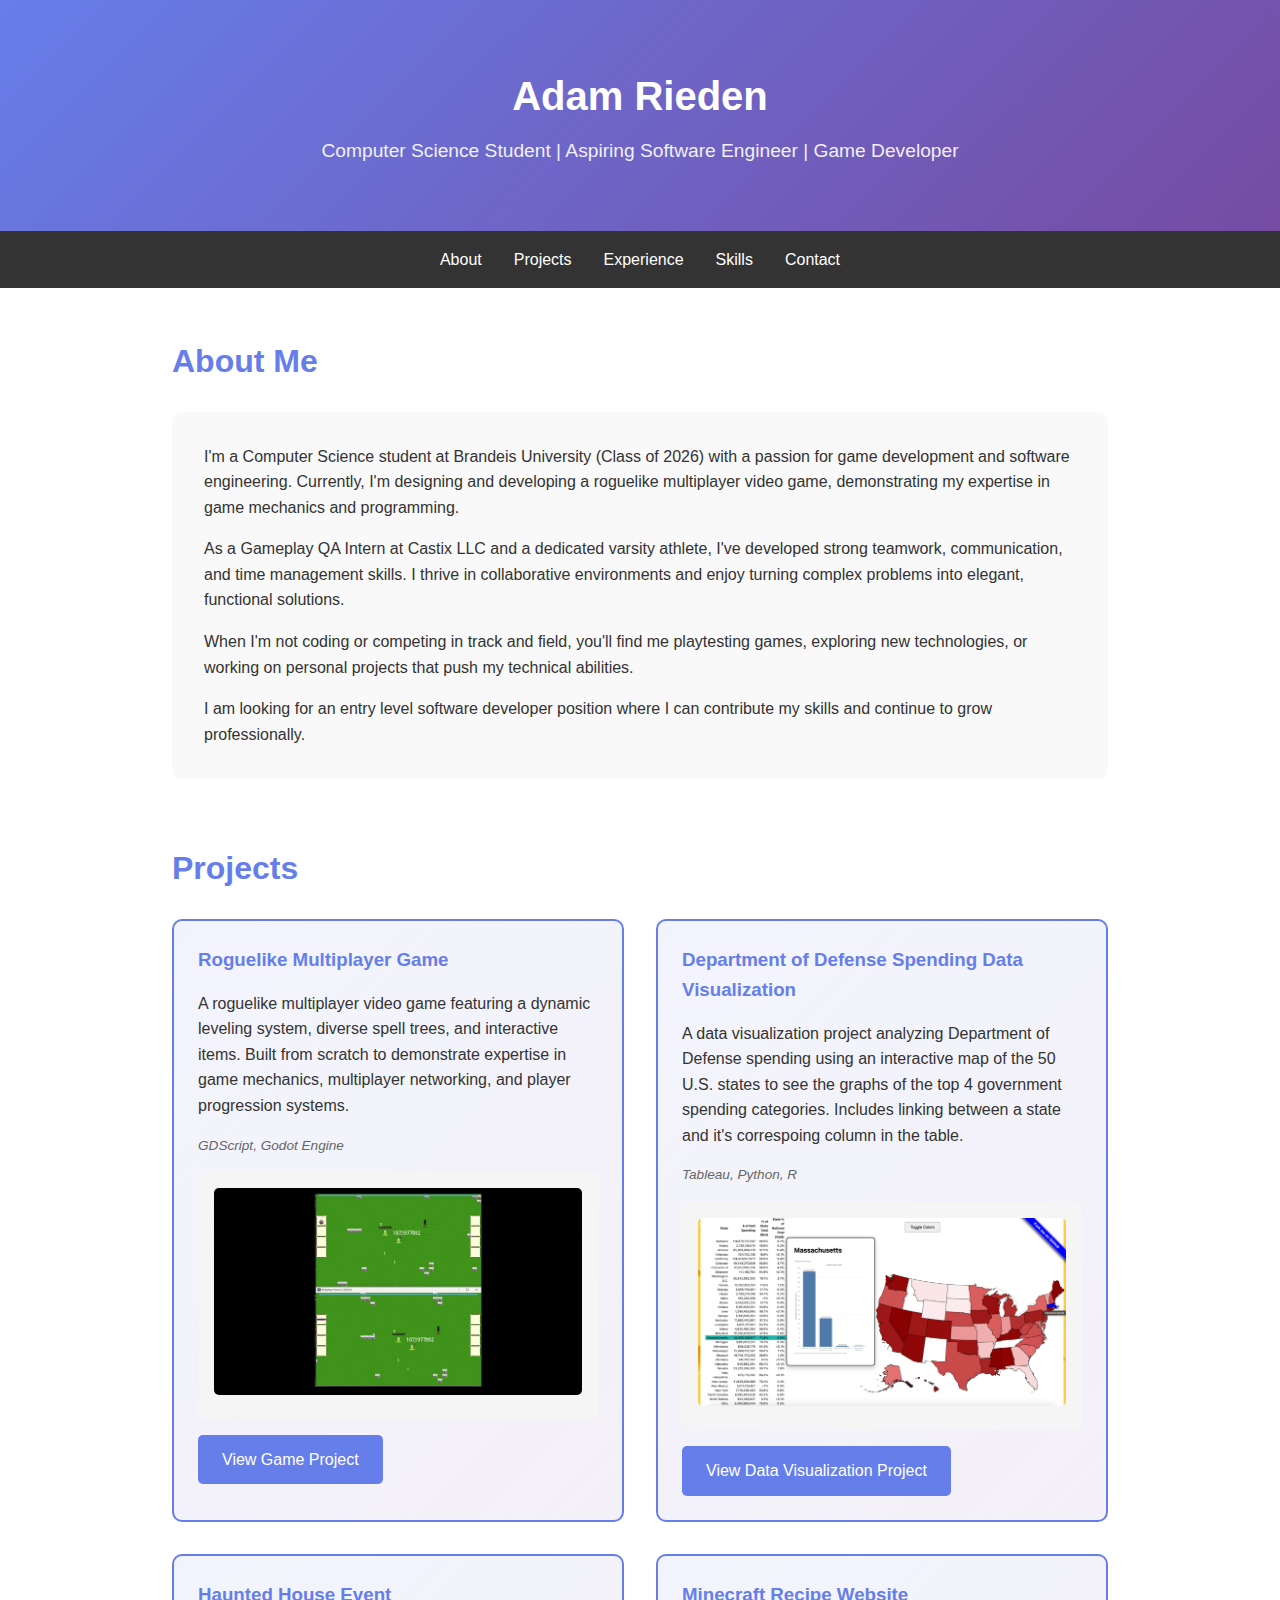
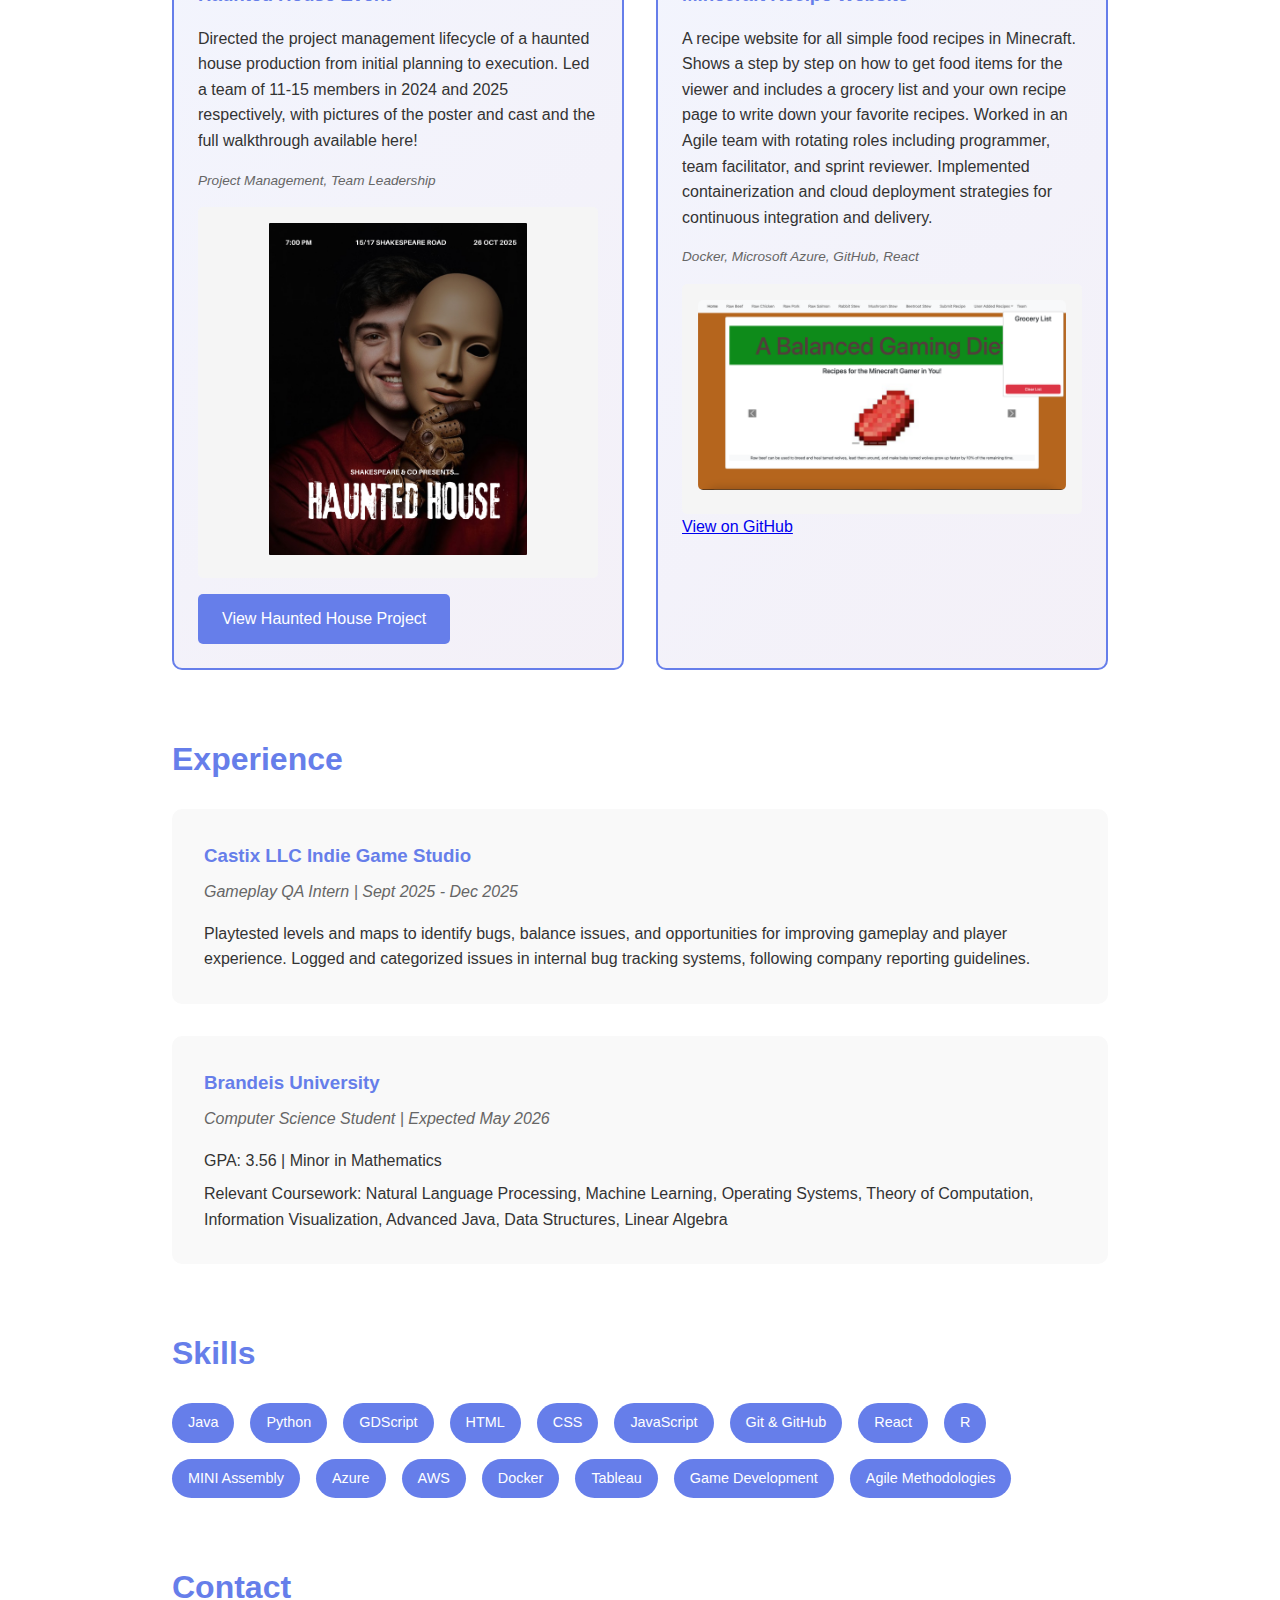
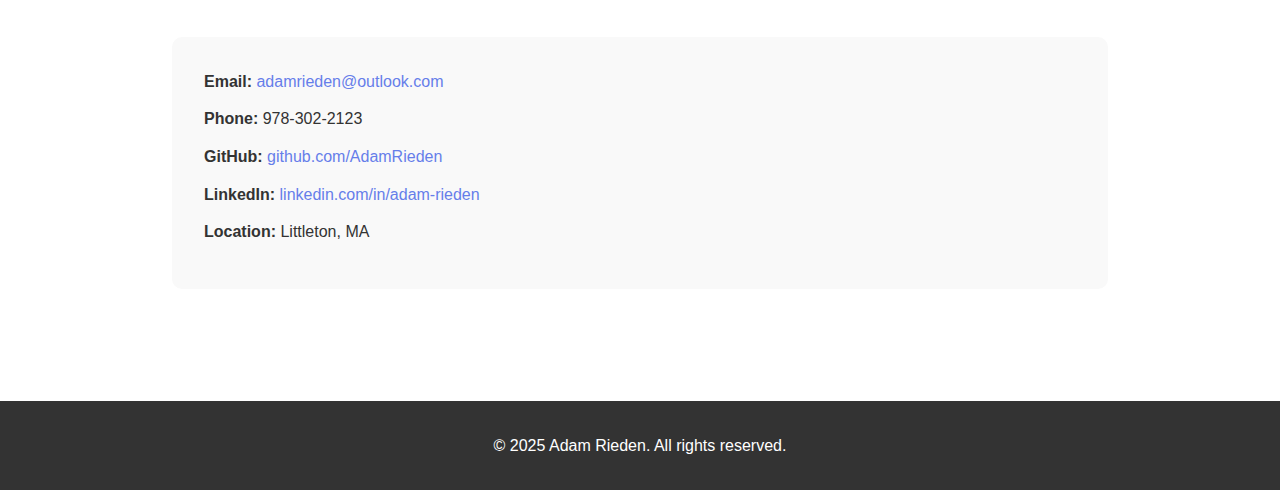
<file: index.html>
<!DOCTYPE html>
<html lang="en">
<head>
    <meta charset="UTF-8">
    <meta name="viewport" content="width=device-width, initial-scale=1.0">
    <title>Adam Rieden - Portfolio</title>
    <link rel="stylesheet" href="css/index.css"/>
</head>
<body>
    <header>
        <h1>Adam Rieden</h1>
        <p>Computer Science Student | Aspiring Software Engineer | Game Developer</p>
    </header>
    
    <nav>
        <ul>
            <li><a href="#about">About</a></li>
            <li><a href="#projects">Projects</a></li>
            <li><a href="#experience">Experience</a></li>
            <li><a href="#skills">Skills</a></li>
            <li><a href="#contact">Contact</a></li>
        </ul>
    </nav>
    
    <div class="container">
        <section id="about">
            <h2>About Me</h2>
            <div class="about-content">
                <p>I'm a Computer Science student at Brandeis University (Class of 2026) with a passion for game development and software engineering. Currently, I'm designing and developing a roguelike multiplayer video game, demonstrating my expertise in game mechanics and programming.</p>
                <p style="margin-top: 1rem;">As a Gameplay QA Intern at Castix LLC and a dedicated varsity athlete, I've developed strong teamwork, communication, and time management skills. I thrive in collaborative environments and enjoy turning complex problems into elegant, functional solutions.</p>
                <p style="margin-top: 1rem;">When I'm not coding or competing in track and field, you'll find me playtesting games, exploring new technologies, or working on personal projects that push my technical abilities.</p>
                <p style="margin-top: 1rem;">I am looking for an entry level software developer position where I can contribute my skills and continue to grow professionally.</p>
            </div>
        </section>
        
        <section id="projects">
            <h2>Projects</h2>
            <div class="projects">
                <div class="project-card featured-project">
                    <h3>Roguelike Multiplayer Game</h3>
                    <p>A roguelike multiplayer video game featuring a dynamic leveling system, diverse spell trees, and interactive items. Built from scratch to demonstrate expertise in game mechanics, multiplayer networking, and player progression systems.</p>
                    <div class="tech-stack">GDScript, Godot Engine</div>
                    <div class="media">
                        <img src="gif/Game.gif" alt="Roguelike Game" style="width:100%; border-radius:5px;">
                    </div>
                        <a class="project-btn" href="roguelike-game.html">View Game Project</a>
                </div>
                
                <div class="project-card featured-project">
                    <h3>Department of Defense Spending Data Visualization</h3>
                    <p>A data visualization project analyzing Department of Defense spending using an interactive map of the 50 U.S. states to see the graphs of the top 4 government spending categories. Includes linking between a state and it's correspoing column in the table.</p>
                    <div class="tech-stack">Tableau, Python, R</div>
                    <div class="media">
                        <img src="images/datavis/ExampleVis.png" alt="Data Visualization" style="width:100%; border-radius:5px;">
                    </div>
                    <a class="project-btn" href="data-visualization.html">View Data Visualization Project</a>

                </div>

                <div class="project-card featured-project">
                    <h3>Haunted House Event</h3>
                    <p>Directed the project management lifecycle of a haunted house production from initial planning to execution. Led a team of 11-15 members in 2024 and 2025 respectively, with pictures of the poster and cast and the full walkthrough available here!</p>
                    <div class="tech-stack">Project Management, Team Leadership</div>
                    <div class="media">
                        <img src="images/HauntedHouse/2025HauntedPoster.jpg" alt="Haunted House Poster" style="width:70%; border-radius: 1px;">
                    </div>
                        <a class="project-btn" href="haunted-house.html">View Haunted House Project</a>
                </div>
                
                <div class="project-card featured-project">
                    <h3>Minecraft Recipe Website</h3>
                    <p>A recipe website for all simple food recipes in Minecraft. Shows a step by step on how to get food items for the viewer and includes a grocery list and your own recipe page to write down your favorite recipes. Worked in an Agile team with rotating roles including programmer, team facilitator, and sprint reviewer. Implemented containerization and cloud deployment strategies for continuous integration and delivery.</p>
                    <div class="tech-stack">Docker, Microsoft Azure, GitHub, React</div>
                    <div class="media">
                        <img src="images/MinecraftRecipeHome.png" alt="Minecraft Recipe Website" style="width:100%; border-radius:5px;">
                    </div>
                    <div class="project-links">
                        <a href="https://github.com/AdamRieden/cosi-103a" class="github-btn" target="_blank">View on GitHub</a>
                    </div>
                </div>
            </div>
        </section>
        
        <section id="experience">
            <h2>Experience</h2>
            
            <div class="experience-section">
                <h3>Castix LLC Indie Game Studio</h3>
                <p class="role">Gameplay QA Intern | Sept 2025 - Dec 2025</p>
                <p>Playtested levels and maps to identify bugs, balance issues, and opportunities for improving gameplay and player experience. Logged and categorized issues in internal bug tracking systems, following company reporting guidelines.</p>
            </div>
            
            <div class="experience-section">
                <h3>Brandeis University</h3>
                <p class="role">Computer Science Student | Expected May 2026</p>
                <p>GPA: 3.56 | Minor in Mathematics</p>
                <p style="margin-top: 0.5rem;">Relevant Coursework: Natural Language Processing, Machine Learning, Operating Systems, Theory of Computation, Information Visualization, Advanced Java, Data Structures, Linear Algebra</p>
            </div>
        </section>
        
        <section id="skills">
            <h2>Skills</h2>
            <div class="skills">
                <span class="skill-tag">Java</span>
                <span class="skill-tag">Python</span>
                <span class="skill-tag">GDScript</span>
                <span class="skill-tag">HTML</span>
                <span class="skill-tag">CSS</span>
                <span class="skill-tag">JavaScript</span>
                <span class="skill-tag">Git & GitHub</span>
                <span class="skill-tag">React</span>
                <span class="skill-tag">R</span>
                <span class="skill-tag">MINI Assembly</span>
                <span class="skill-tag">Azure</span>
                <span class="skill-tag">AWS</span>
                <span class="skill-tag">Docker</span>
                <span class="skill-tag">Tableau</span>
                <span class="skill-tag">Game Development</span>
                <span class="skill-tag">Agile Methodologies</span>
            </div>
        </section>
        
        <section id="contact">
            <h2>Contact</h2>
            <div class="contact-info">
                <p><strong>Email:</strong> <a href="mailto:adamrieden@outlook.com">adamrieden@outlook.com</a></p>
                <p><strong>Phone:</strong> 978-302-2123</p>
                <p><strong>GitHub:</strong> <a href="https://github.com/AdamRieden" target="_blank">github.com/AdamRieden</a></p>
                <p><strong>LinkedIn:</strong> <a href="https://www.linkedin.com/in/adam-rieden" target="_blank">linkedin.com/in/adam-rieden</a></p>
                <p><strong>Location:</strong> Littleton, MA</p>
            </div>
        </section>
    </div>
    
    <footer>
        <p>&copy; 2025 Adam Rieden. All rights reserved.</p>
    </footer>
</body>
</html>
</file>
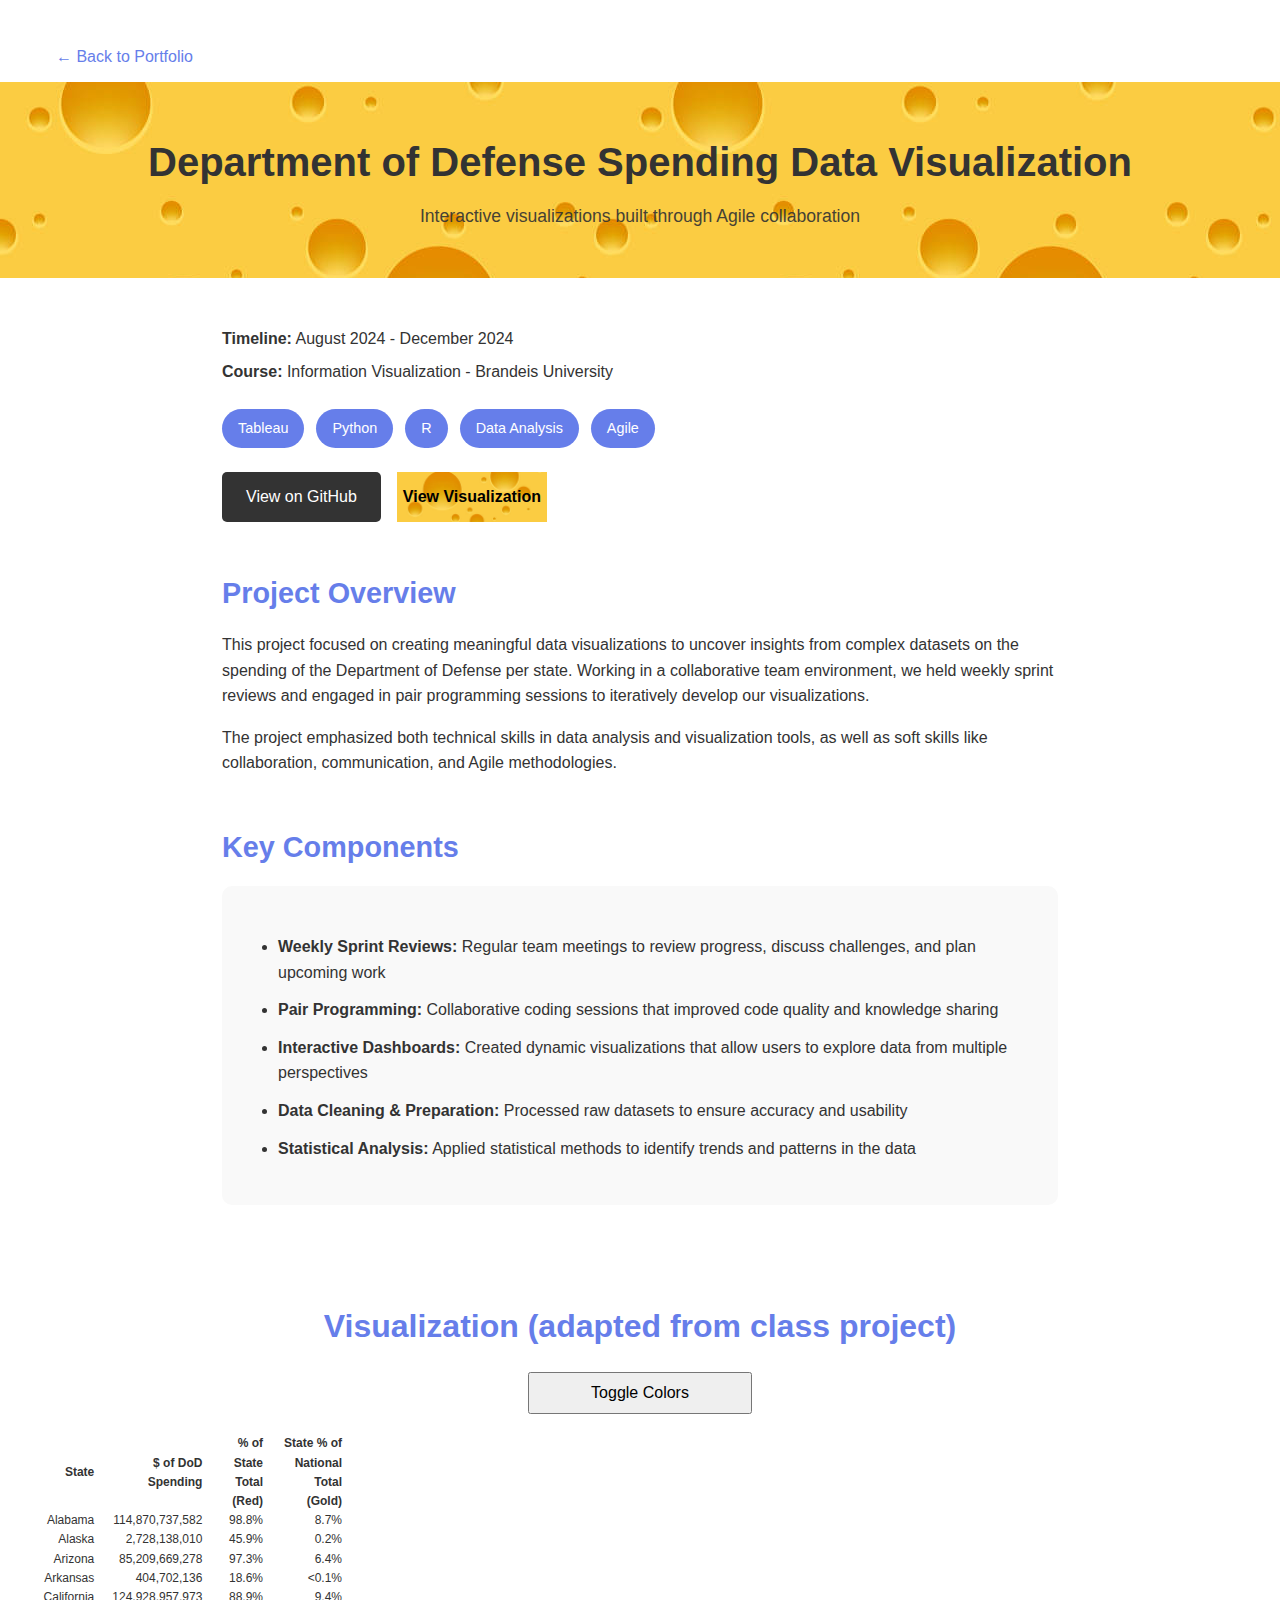
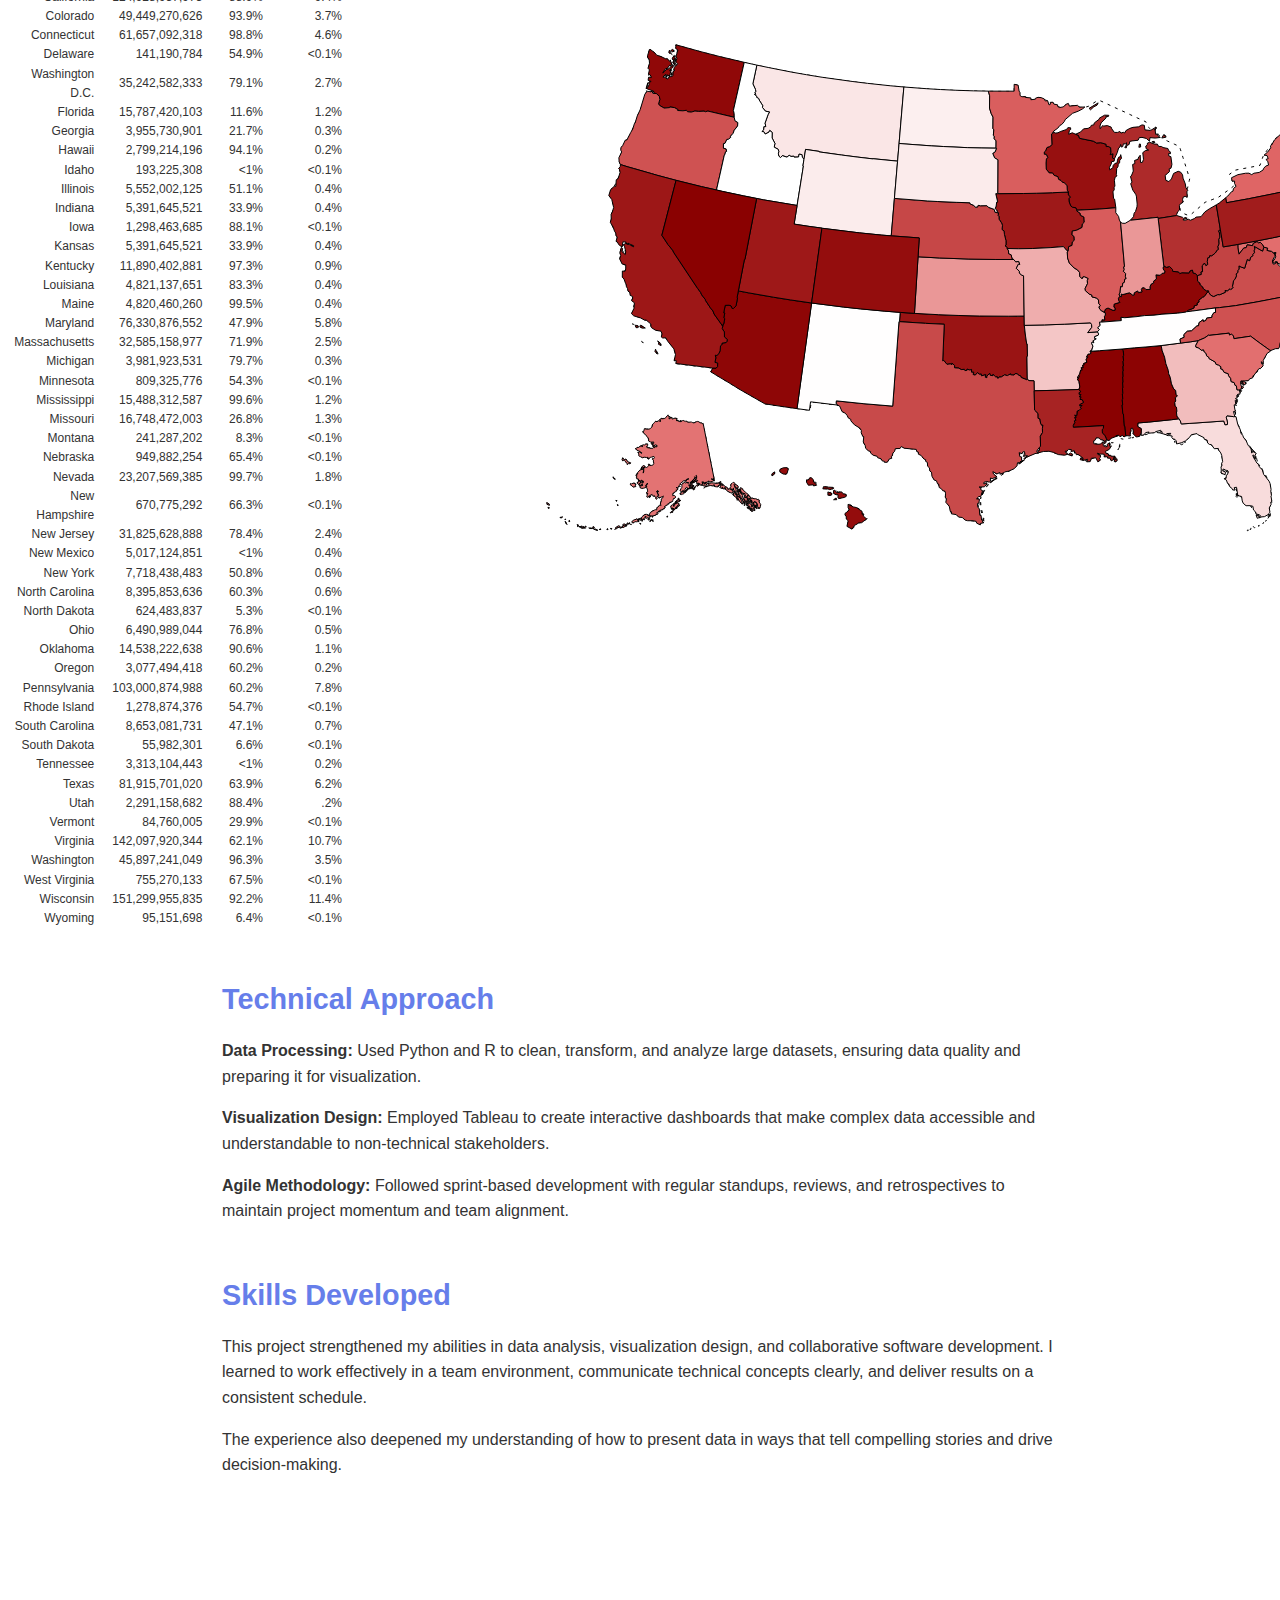
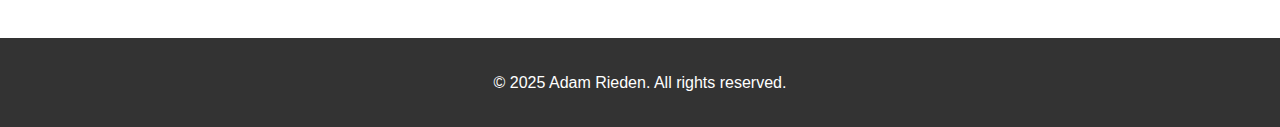
<file: data-visualization.html>
<!DOCTYPE html>
<html lang="en">
<head>
    <meta charset="UTF-8">
    <meta name="viewport" content="width=device-width, initial-scale=1.0">
    <title>Department of Defense Spending Data Visualization - Adam Rieden</title>
    <link rel="stylesheet" href="css/DataVisStyle.css" />

</head>
<body>
    <a href="index.html" class="back-btn">← Back to Portfolio</a>
    
    <header>
        <h1>Department of Defense Spending Data Visualization</h1>
        <p>Interactive visualizations built through Agile collaboration</p>
    </header>
    
    <div class="container">
        <div class="project-header">
            <p><strong>Timeline:</strong> August 2024 - December 2024</p>
            <p style="margin-top: 0.5rem;"><strong>Course:</strong> Information Visualization - Brandeis University</p>
            
            <div class="tech-stack">
                <span class="tech-tag">Tableau</span>
                <span class="tech-tag">Python</span>
                <span class="tech-tag">R</span>
                <span class="tech-tag">Data Analysis</span>
                <span class="tech-tag">Agile</span>
            </div>
            
            <div class="project-links">
                <a href="https://github.com/COSI116A-Brandeis-InfoVis-Fall23/cosi-116a-f24-final-project-repository-Cooper-13/tree/main" class="github-btn" target="_blank">
                    View on GitHub
                </a>
                <a href="https://cosi116a-brandeis-infovis-fall23.github.io/cosi-116a-f24-final-project-repository-Cooper-13/" class="cheese-button" target="_blank">
                    <img src="images/cheese.jpg" alt="View Visualization">
                    <span>View Visualization</span>
                </a>
            </div>
        </div>
        
        <div class="section">
            <h2>Project Overview</h2>
            <p>This project focused on creating meaningful data visualizations to uncover insights from complex datasets on the spending of the Department of Defense per state. Working in a collaborative team environment, we held weekly sprint reviews and engaged in pair programming sessions to iteratively develop our visualizations.</p>
            <p style="margin-top: 1rem;">The project emphasized both technical skills in data analysis and visualization tools, as well as soft skills like collaboration, communication, and Agile methodologies.</p>
        </div>
        
        <div class="section">
            <h2>Key Components</h2>
            <div class="features-list">
                <ul>
                    <li><strong>Weekly Sprint Reviews:</strong> Regular team meetings to review progress, discuss challenges, and plan upcoming work</li>
                    <li><strong>Pair Programming:</strong> Collaborative coding sessions that improved code quality and knowledge sharing</li>
                    <li><strong>Interactive Dashboards:</strong> Created dynamic visualizations that allow users to explore data from multiple perspectives</li>
                    <li><strong>Data Cleaning & Preparation:</strong> Processed raw datasets to ensure accuracy and usability</li>
                    <li><strong>Statistical Analysis:</strong> Applied statistical methods to identify trends and patterns in the data</li>
                </ul>
            </div>
        </div>
    </div>
       

    <div style="text-align: center; color: #667eea;">
      <h1>Visualization (adapted from class project) </h1> 
    </div>
    <!-- Button to toggle colors -->
    <div style="text-align: center; margin: 20px;">
      <button id="toggleColors" style="padding: 10px 20px; font-size: 16px; width: 224px; margin-left: auto;">Toggle Colors</button>
    </div>

    <div class="row">
      <div class="column left" style="background-color: #fff;">    
        <div class="vis-holder">
          <div class="table-holder" id="table"></div>
        </div>
      </div>
        <div class="vis-holder">
          <div id="popup"></div>
        </div>
      <div class="column right" style="background-color: #fff; margin-left: 5px;">      
        <div class="map-holder" id="map">
          <svg id="vis-svg" preserveAspectRatio="xMidYMid meet" class="marks" viewBox="0 0 1500 500"></svg>
            <g id="boundary"></g>
            <g id="states"></g>
          </div>
      </div>
    </div>

    <div class="container">
        <div class="section">
            <h2>Technical Approach</h2>
            <p><strong>Data Processing:</strong> Used Python and R to clean, transform, and analyze large datasets, ensuring data quality and preparing it for visualization.</p>
            <p style="margin-top: 1rem;"><strong>Visualization Design:</strong> Employed Tableau to create interactive dashboards that make complex data accessible and understandable to non-technical stakeholders.</p>
            <p style="margin-top: 1rem;"><strong>Agile Methodology:</strong> Followed sprint-based development with regular standups, reviews, and retrospectives to maintain project momentum and team alignment.</p>
        </div>
        
        <div class="section">
            <h2>Skills Developed</h2>
            <p>This project strengthened my abilities in data analysis, visualization design, and collaborative software development. I learned to work effectively in a team environment, communicate technical concepts clearly, and deliver results on a consistent schedule.</p>
            <p style="margin-top: 1rem;">The experience also deepened my understanding of how to present data in ways that tell compelling stories and drive decision-making.</p>
        </div>
    </div>
</div>
           <!-- Visualization JS -->
    <script src="lib/d3.v4/d3.v4.js"></script>
    <script src="js/visualization.js"></script>
    <script src="js/dod_table.js"></script>
    <script src="js/colors.js"></script>
    <script src="js/render_map.js"></script>
    <script src="lib/colorbrewer.js"></script>

        <!-- D3 + required libs -->
    <script src="https://d3js.org/d3.v4.min.js"></script>
    <script src="js/topoScript.js"></script>

    
    <footer>
        <p>&copy; 2025 Adam Rieden. All rights reserved.</p>
    </footer>


</body>
</html>
</file>
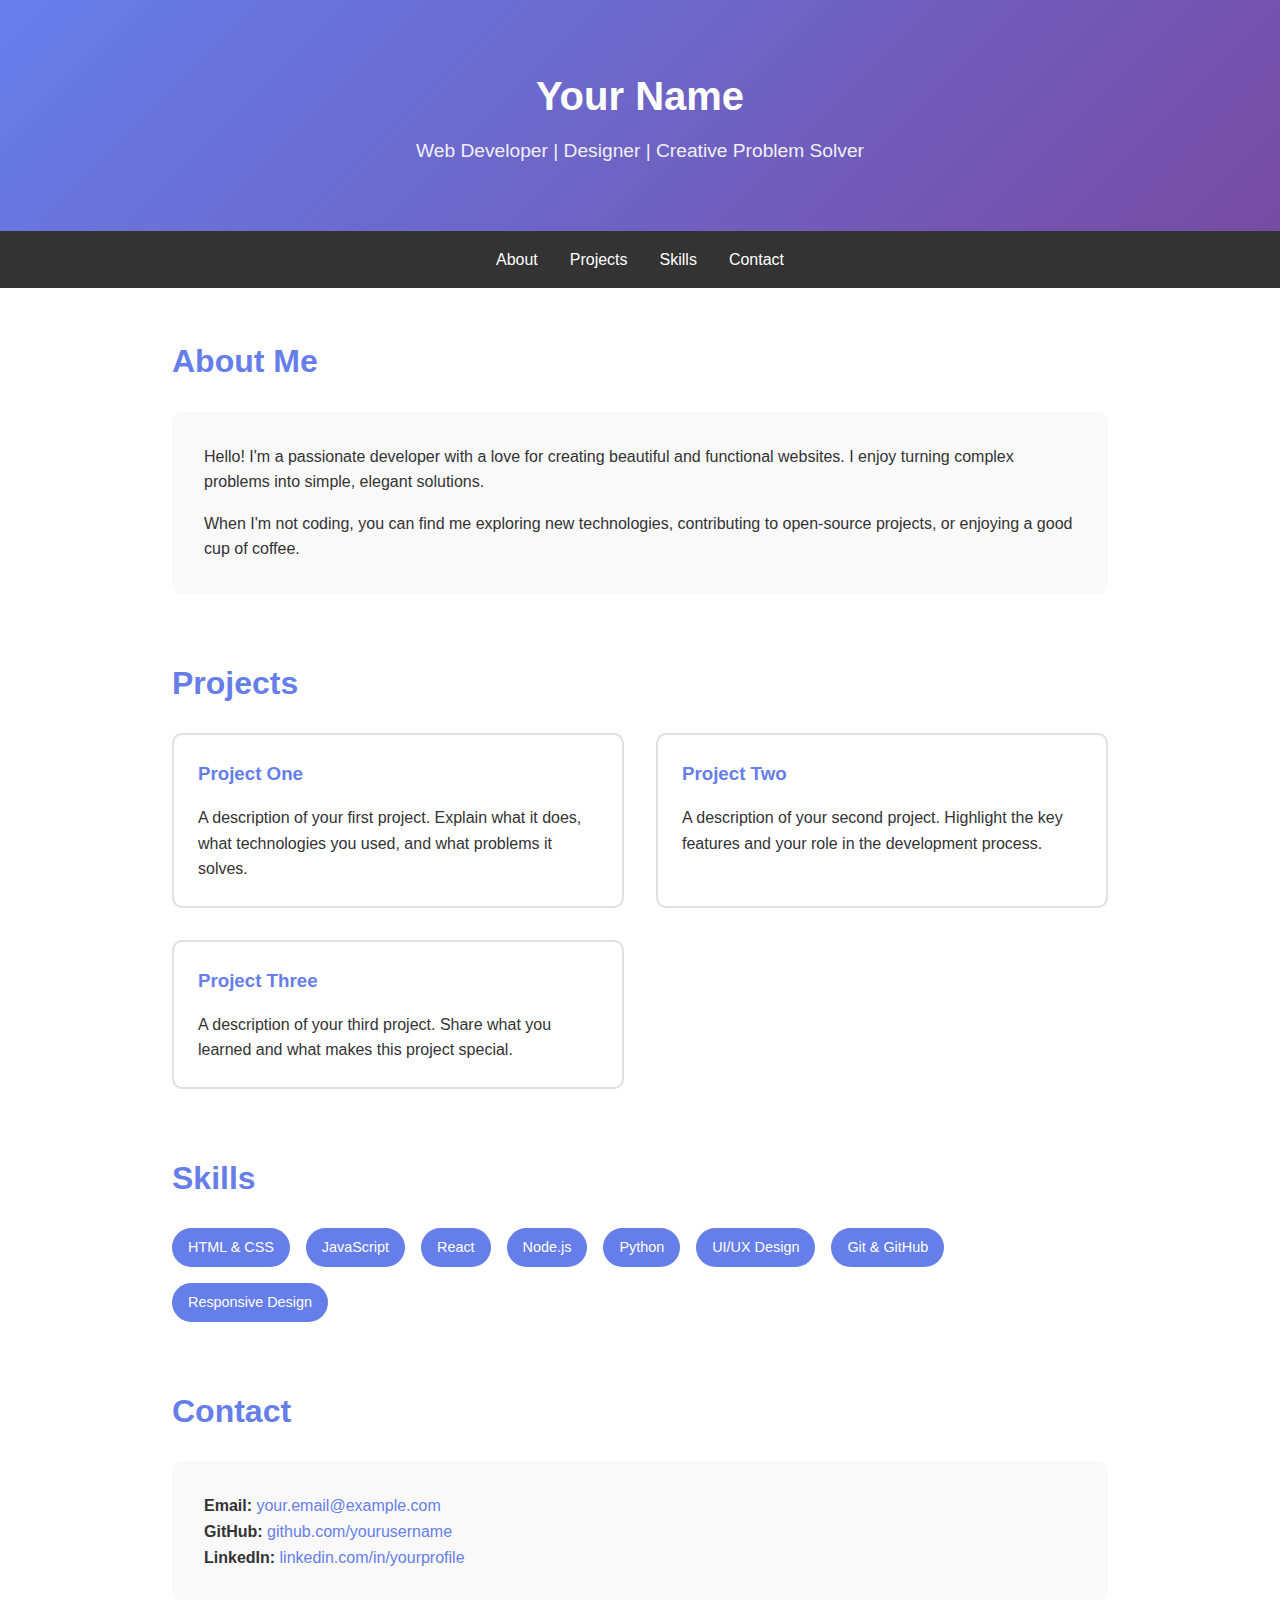
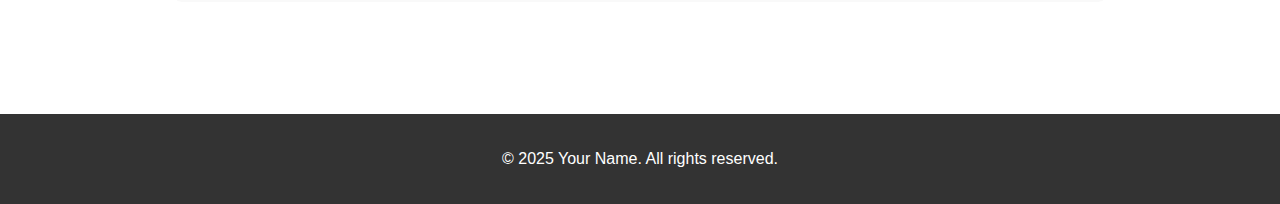
<file: portfolio_website.html>
<!DOCTYPE html>
<html lang="en">
<head>
    <meta charset="UTF-8">
    <meta name="viewport" content="width=device-width, initial-scale=1.0">
    <title>Your Name - Portfolio</title>
    <style>
        * {
            margin: 0;
            padding: 0;
            box-sizing: border-box;
        }
        
        body {
            font-family: -apple-system, BlinkMacSystemFont, 'Segoe UI', Roboto, Oxygen, Ubuntu, Cantarell, sans-serif;
            line-height: 1.6;
            color: #333;
        }
        
        header {
            background: linear-gradient(135deg, #667eea 0%, #764ba2 100%);
            color: white;
            padding: 4rem 2rem;
            text-align: center;
        }
        
        header h1 {
            font-size: 2.5rem;
            margin-bottom: 0.5rem;
        }
        
        header p {
            font-size: 1.2rem;
            opacity: 0.9;
        }
        
        nav {
            background: #333;
            padding: 1rem;
            position: sticky;
            top: 0;
            z-index: 100;
        }
        
        nav ul {
            list-style: none;
            display: flex;
            justify-content: center;
            gap: 2rem;
            flex-wrap: wrap;
        }
        
        nav a {
            color: white;
            text-decoration: none;
            transition: color 0.3s;
        }
        
        nav a:hover {
            color: #667eea;
        }
        
        .container {
            max-width: 1000px;
            margin: 0 auto;
            padding: 3rem 2rem;
        }
        
        section {
            margin-bottom: 4rem;
        }
        
        h2 {
            font-size: 2rem;
            margin-bottom: 1.5rem;
            color: #667eea;
        }
        
        .about-content {
            background: #f9f9f9;
            padding: 2rem;
            border-radius: 10px;
        }
        
        .projects {
            display: grid;
            grid-template-columns: repeat(auto-fit, minmax(300px, 1fr));
            gap: 2rem;
        }
        
        .project-card {
            background: white;
            border: 2px solid #e0e0e0;
            border-radius: 10px;
            padding: 1.5rem;
            transition: transform 0.3s, box-shadow 0.3s;
        }
        
        .project-card:hover {
            transform: translateY(-5px);
            box-shadow: 0 5px 20px rgba(0,0,0,0.1);
        }
        
        .project-card h3 {
            color: #667eea;
            margin-bottom: 1rem;
        }
        
        .skills {
            display: flex;
            flex-wrap: wrap;
            gap: 1rem;
        }
        
        .skill-tag {
            background: #667eea;
            color: white;
            padding: 0.5rem 1rem;
            border-radius: 20px;
            font-size: 0.9rem;
        }
        
        .contact-info {
            background: #f9f9f9;
            padding: 2rem;
            border-radius: 10px;
        }
        
        .contact-info a {
            color: #667eea;
            text-decoration: none;
        }
        
        .contact-info a:hover {
            text-decoration: underline;
        }
        
        footer {
            background: #333;
            color: white;
            text-align: center;
            padding: 2rem;
        }
        
        @media (max-width: 768px) {
            header h1 {
                font-size: 2rem;
            }
            
            nav ul {
                gap: 1rem;
            }
        }
    </style>
</head>
<body>
    <header>
        <h1>Your Name</h1>
        <p>Web Developer | Designer | Creative Problem Solver</p>
    </header>
    
    <nav>
        <ul>
            <li><a href="#about">About</a></li>
            <li><a href="#projects">Projects</a></li>
            <li><a href="#skills">Skills</a></li>
            <li><a href="#contact">Contact</a></li>
        </ul>
    </nav>
    
    <div class="container">
        <section id="about">
            <h2>About Me</h2>
            <div class="about-content">
                <p>Hello! I'm a passionate developer with a love for creating beautiful and functional websites. I enjoy turning complex problems into simple, elegant solutions.</p>
                <p style="margin-top: 1rem;">When I'm not coding, you can find me exploring new technologies, contributing to open-source projects, or enjoying a good cup of coffee.</p>
            </div>
        </section>
        
        <section id="projects">
            <h2>Projects</h2>
            <div class="projects">
                <div class="project-card">
                    <h3>Project One</h3>
                    <p>A description of your first project. Explain what it does, what technologies you used, and what problems it solves.</p>
                </div>
                <div class="project-card">
                    <h3>Project Two</h3>
                    <p>A description of your second project. Highlight the key features and your role in the development process.</p>
                </div>
                <div class="project-card">
                    <h3>Project Three</h3>
                    <p>A description of your third project. Share what you learned and what makes this project special.</p>
                </div>
            </div>
        </section>
        
        <section id="skills">
            <h2>Skills</h2>
            <div class="skills">
                <span class="skill-tag">HTML & CSS</span>
                <span class="skill-tag">JavaScript</span>
                <span class="skill-tag">React</span>
                <span class="skill-tag">Node.js</span>
                <span class="skill-tag">Python</span>
                <span class="skill-tag">UI/UX Design</span>
                <span class="skill-tag">Git & GitHub</span>
                <span class="skill-tag">Responsive Design</span>
            </div>
        </section>
        
        <section id="contact">
            <h2>Contact</h2>
            <div class="contact-info">
                <p><strong>Email:</strong> <a href="mailto:your.email@example.com">your.email@example.com</a></p>
                <p><strong>GitHub:</strong> <a href="https://github.com/yourusername" target="_blank">github.com/yourusername</a></p>
                <p><strong>LinkedIn:</strong> <a href="https://linkedin.com/in/yourprofile" target="_blank">linkedin.com/in/yourprofile</a></p>
            </div>
        </section>
    </div>
    
    <footer>
        <p>&copy; 2025 Your Name. All rights reserved.</p>
    </footer>
</body>
</html>
</file>
<file: css/index.css>
* {
    margin: 0;
    padding: 0;
    box-sizing: border-box;
}

body {
    font-family: -apple-system, BlinkMacSystemFont, 'Segoe UI', Roboto, Oxygen, Ubuntu, Cantarell, sans-serif;
    line-height: 1.6;
    color: #333;
}

header {
    background: linear-gradient(135deg, #667eea 0%, #764ba2 100%);
    color: white;
    padding: 4rem 2rem;
    text-align: center;
}

header h1 {
    font-size: 2.5rem;
    margin-bottom: 0.5rem;
}

header p {
    font-size: 1.2rem;
    opacity: 0.9;
}

nav {
    background: #333;
    padding: 1rem;
    position: sticky;
    top: 0;
    z-index: 100;
}

nav ul {
    list-style: none;
    display: flex;
    justify-content: center;
    gap: 2rem;
    flex-wrap: wrap;
}

nav a {
    color: white;
    text-decoration: none;
    transition: color 0.3s;
}

nav a:hover {
    color: #667eea;
}

.container {
    max-width: 1000px;
    margin: 0 auto;
    padding: 3rem 2rem;
}

section {
    margin-bottom: 4rem;
}

h2 {
    font-size: 2rem;
    margin-bottom: 1.5rem;
    color: #667eea;
}

.about-content {
    background: #f9f9f9;
    padding: 2rem;
    border-radius: 10px;
}

.projects {
    display: grid;
    grid-template-columns: repeat(auto-fit, minmax(300px, 1fr));
    gap: 2rem;
}

.project-card {
    background: white;
    border: 2px solid #e0e0e0;
    border-radius: 10px;
    padding: 1.5rem;
    transition: transform 0.3s, box-shadow 0.3s;
}

.project-card:hover {
    transform: translateY(-5px);
    box-shadow: 0 5px 20px rgba(0,0,0,0.1);
}

.project-card h3 {
    color: #667eea;
    margin-bottom: 1rem;
}

.project-card .tech-stack {
    margin-top: 1rem;
    font-size: 0.85rem;
    color: #666;
    font-style: italic;
}

.featured-project {
    background: linear-gradient(135deg, #667eea15 0%, #764ba215 100%);
    border: 2px solid #667eea;
}

.media {
    margin-top: 1rem;
    padding: 1rem;
    background: #f5f5f5;
    border-radius: 5px;
    text-align: center;
    color: #666;
    font-style: italic;
}

.project-btn {
    display: inline-block;
    margin-top: 1rem;
    padding: 0.75rem 1.5rem;
    background: #667eea;
    color: white;
    text-decoration: none;
    border-radius: 5px;
    transition: background 0.3s;
    font-weight: 500;
}

.project-btn:hover {
    background: #5568d3;
}


.skills {
    display: flex;
    flex-wrap: wrap;
    gap: 1rem;
}

.skill-tag {
    background: #667eea;
    color: white;
    padding: 0.5rem 1rem;
    border-radius: 20px;
    font-size: 0.9rem;
}

.contact-info {
    background: #f9f9f9;
    padding: 2rem;
    border-radius: 10px;
}

.contact-info p {
    margin-bottom: 0.75rem;
}

.contact-info a {
    color: #667eea;
    text-decoration: none;
}

.contact-info a:hover {
    text-decoration: underline;
}

.experience-section {
    background: #f9f9f9;
    padding: 2rem;
    border-radius: 10px;
    margin-bottom: 2rem;
}

.experience-section h3 {
    color: #667eea;
    margin-bottom: 0.5rem;
}

.experience-section .role {
    color: #666;
    font-style: italic;
    margin-bottom: 1rem;
}

footer {
    background: #333;
    color: white;
    text-align: center;
    padding: 2rem;
}

@media (max-width: 768px) {
    header h1 {
        font-size: 2rem;
    }
    
    nav ul {
        gap: 1rem;
    }
}
</file>
<file: css/DataVisStyle.css>
/* General formatting */
* {
	margin: 0;
	padding: 0;
	box-sizing: border-box;
}

body {
	font-family: -apple-system, BlinkMacSystemFont, 'Segoe UI', Roboto, Oxygen, Ubuntu, Cantarell, sans-serif;
	line-height: 1.6;
	color: #333;
}

svg {
	position: absolute;
    width: 75%;
    height: 100%;
  }

header {
	background-image: url('../images/cheese.jpg');
	padding: 3rem 2rem;
	text-align: center;
}

header h1 {
	font-size: 2.5rem;
	margin-bottom: 0.5rem;
}

header p {
	font-size: 1.1rem;
	opacity: 0.9;
}

.back-btn {
	display: inline-block;
	margin: 2rem 0 0 2rem;
	padding: 0.75rem 1.5rem;
	background: white;
	color: #667eea;
	text-decoration: none;
	border-radius: 5px;
	font-weight: 500;
	transition: background 0.3s;
}

.back-btn:hover {
	background: #f0f0f0;
}

.container {
	max-width: 900px;
	margin: 0 auto;
	padding: 3rem 2rem;
}

.project-header {
	margin-bottom: 3rem;
}

.project-links {
	display: flex;
	gap: 1rem;
	margin-top: 1.5rem;
	flex-wrap: wrap;
}

.github-btn {
	display: inline-block;
	padding: 0.75rem 1.5rem;
	background: #333;
	color: white;
	text-decoration: none;
	border-radius: 5px;
	font-weight: 500;
	transition: background 0.3s;
}

.github-btn:hover {
	background: #555;
}

.cheese-button {
	position: relative;
	width: 150px;
	height: 50px;
	display: flex;
	color: rgb(0, 0, 0);
	font-size: 16px;
	text-align: center;
	line-height: 50px; /* vertically centers text */
	align-items: center;
	justify-content: center;
	font-weight: bold;
	text-decoration: none;
	overflow: hidden; /* keeps image inside the button */
}
.cheese-button img {
	position: absolute;
	top: 0;
	left: 0;
	width: 100%;
	height: 100%;
	object-fit: cover; /* keeps the image from stretching weirdly */
	z-index: 0;
}

.cheese-button span {
	position: relative;
	z-index: 1; /* puts text above the image */
}

/* overlay for shading */
.cheese-button::after {
	content: "";
	position: absolute;
	top: 0;
	left: 0;
	width: 100%;
	height: 100%;
	background: rgba(0,0,0,0);  /* invisible by default */
	z-index: 1;
	transition: background 0.3s ease;
}

/* hover shade */
.cheese-button:hover::after {
	background: #20b2ab64; /* adjust darkness here */
}

.section {
	margin-bottom: 3rem;
}

h2 {
	font-size: 1.8rem;
	margin-bottom: 1rem;
	color: #667eea;
}

.tech-stack {
	display: flex;
	flex-wrap: wrap;
	gap: 0.75rem;
	margin: 1.5rem 0;
}

.tech-tag {
	background: #667eea;
	color: white;
	padding: 0.5rem 1rem;
	border-radius: 20px;
	font-size: 0.9rem;
}

.image-gallery {
	display: grid;
	grid-template-columns: repeat(auto-fit, minmax(250px, 1fr));
	gap: 1.5rem;
	margin: 2rem 0;
}


.main-image {
	position: relative;
	width: 1000px;
	height: 500px;
}

.main-image img {
	position: absolute;
	top: 0;
	left: 0;
	width: 100%;
	height: 100%;
	object-fit: cover; /* keeps the image from stretching weirdly */
}

.image-placeholder {
	background: #f5f5f5;
	border: 2px dashed #ccc;
	border-radius: 10px;
	padding: 3rem 1rem;
	text-align: center;
	color: #666;
	font-style: italic;
}

.features-list {
	background: #f9f9f9;
	padding: 2rem;
	border-radius: 10px;
}

.features-list ul {
	margin-left: 1.5rem;
	margin-top: 1rem;
}

.features-list li {
	margin-bottom: 0.75rem;
}

footer {
	background: #333;
	color: white;
	text-align: center;
	padding: 2rem;
	margin-top: 4rem;
}

#boundary path {
  stroke-dasharray: 3 5;
}
#popup {
	position: absolute;
	background: white;
	border: 2px solid #333;
	border-radius: 8px;
	padding: 20px;
	max-width: 300px; /* Default size */
	box-shadow: 0px 6px 12px rgba(0, 0, 0, 0.2);
	display: none;
	z-index: 1000;
	pointer-events: none; /* Ensure it doesn't block mouse interactions */
	transform-origin: top left; /* Scaling starts from the top-left corner */
  }
  
path {
  fill: none;
  stroke: black;
}

.row {
	background-color: white;
	display: flex;
}

.left {
	width: 350px; /* Adjusted width to make the table take up half of the screen */
	padding-left: 5px;
}
  
.right {
	width: 260px; /* Adjusted width to make the map take up half of the screen */
}

/* Clear floats after the columns */
.row:after {
	content: "";
	display: table;
	clear: both;
}


map.state.selected{
	fill : blue;
}

/* Style for selected marks (table rows) */
tr.selected {
  background-color: lightseagreen;
}
/* Pretty table layout */
table {
	font-size: 12px;
	border-collapse: separate;
	/* vertical | horizontal */
	border-spacing: 0 0;
	text-align: right;
	margin: 0 auto;
	user-select: none;
  }
  
  th, td {
	/* vertical | horizontal */
	padding: 0 8px;
  }
  
  /* Don't also do text drag selection */
  table.text-unselectable {
	-webkit-touch-callout: none;
	-webkit-user-select: none;
	-khtml-user-select: none;
	-moz-user-select: none;
	-ms-user-select: none;
	-o-user-select: none;
	user-select: none;
	cursor: default;
  }
  /* Recreate the D3 brush style... */
tr.mouseover {
  background-color: #d6d6d6;
}

/* ...but add a darker selected and brushed color. */
tr.mouseover.selected{
  background-color: #e08fa3;
}
</file>
